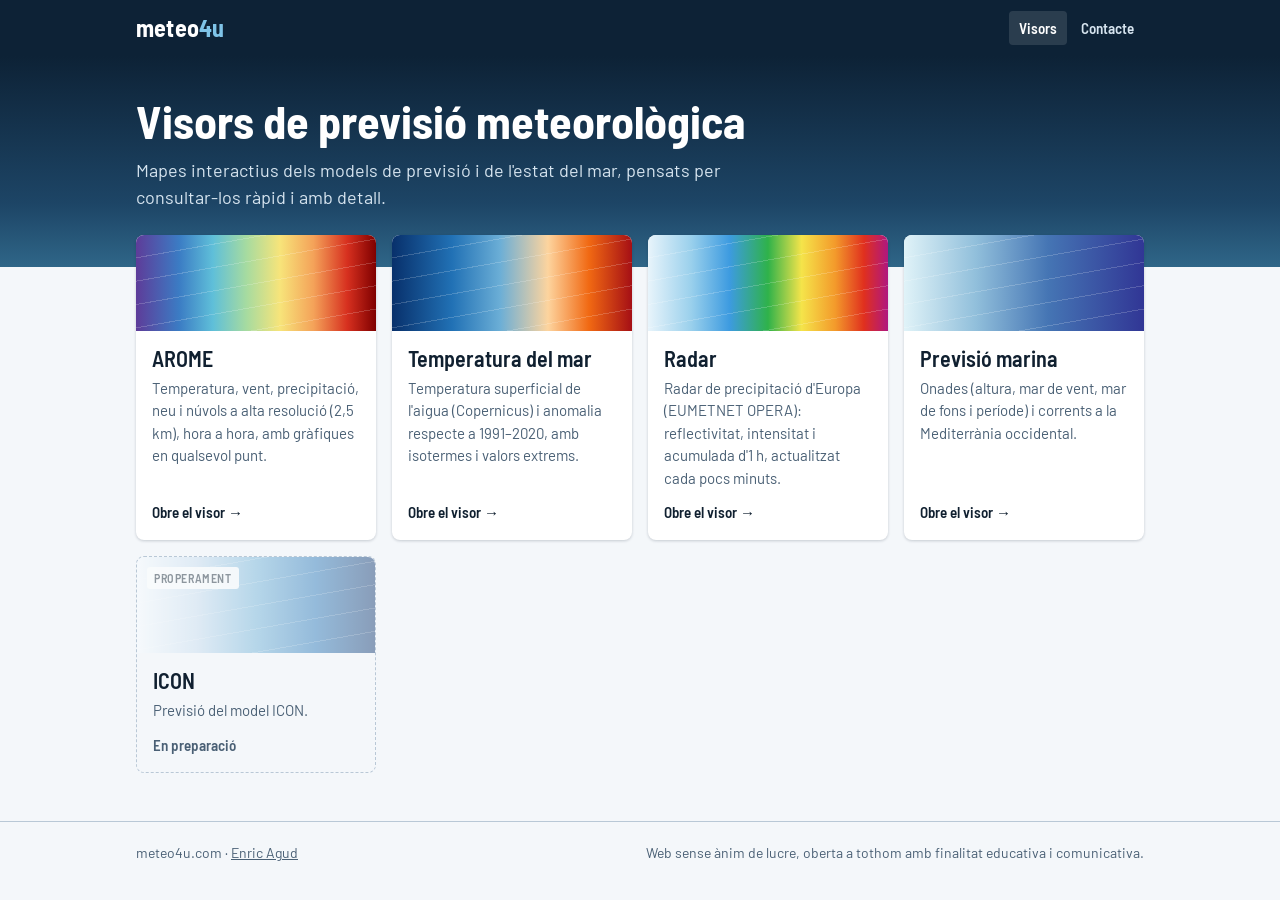
<file: index.html>
<!DOCTYPE html>
<html lang="ca">
<head>
<meta charset="utf-8">
<meta name="viewport" content="width=device-width, initial-scale=1">
<title>meteo4u · visors de previsió meteorològica</title>
<meta name="description" content="Visors de previsió meteorològica: model AROME, radar de precipitació, previsió marina, temperatura del mar i la seva anomalia, i més.">
<link rel="preconnect" href="https://fonts.googleapis.com">
<link rel="stylesheet" href="https://fonts.googleapis.com/css2?family=Barlow:wght@400;500&family=Barlow+Semi+Condensed:wght@500;600;700&display=swap">
<link rel="stylesheet" href="assets/site.css">
</head>
<body>
<header class="top">
  <div class="wrap">
    <a class="brand" href="./">meteo<span>4u</span></a>
    <nav aria-label="Principal">
      <a href="./" aria-current="page">Visors</a>
      <a href="contacte/">Contacte</a>
    </nav>
  </div>
</header>

<section class="hero">
  <div class="wrap">
    <h1>Visors de previsió meteorològica</h1>
    <p>Mapes interactius dels models de previsió i de l'estat del mar, pensats per consultar-los ràpid i amb detall.</p>
  </div>
</section>

<main class="viewers">
  <div class="wrap">
    <div class="grid">
      <a class="card" href="visors/arome/">
        <div class="swatch sw-arome"></div>
        <div class="body">
          <h2>AROME</h2>
          <p>Temperatura, vent, precipitació, neu i núvols a alta resolució (2,5 km), hora a hora, amb gràfiques en qualsevol punt.</p>
          <span class="go">Obre el visor →</span>
        </div>
      </a>
      <a class="card" href="visors/sst/">
        <div class="swatch sw-sst"></div>
        <div class="body">
          <h2>Temperatura del mar</h2>
          <p>Temperatura superficial de l'aigua (Copernicus) i anomalia respecte a 1991–2020, amb isotermes i valors extrems.</p>
          <span class="go">Obre el visor →</span>
        </div>
      </a>
      <a class="card" href="visors/radar/">
        <div class="swatch sw-radar"></div>
        <div class="body">
          <h2>Radar</h2>
          <p>Radar de precipitació d'Europa (EUMETNET OPERA): reflectivitat, intensitat i acumulada d'1 h, actualitzat cada pocs minuts.</p>
          <span class="go">Obre el visor →</span>
        </div>
      </a>
      <a class="card" href="visors/marina/">
        <div class="swatch sw-mar"></div>
        <div class="body">
          <h2>Previsió marina</h2>
          <p>Onades (altura, mar de vent, mar de fons i període) i corrents a la Mediterrània occidental.</p>
          <span class="go">Obre el visor →</span>
        </div>
      </a>
      <div class="card soon">
        <div class="swatch sw-icon"><span class="tag">Properament</span></div>
        <div class="body">
          <h2>ICON</h2>
          <p>Previsió del model ICON.</p>
          <span class="go">En preparació</span>
        </div>
      </div>
    </div>
  </div>
</main>

<footer>
  <div class="wrap">
    <span>meteo4u.com · <a href="contacte/">Enric Agud</a></span>
    <span>Web sense ànim de lucre, oberta a tothom amb finalitat educativa i comunicativa.</span>
  </div>
</footer>
</body>
</html>
</file>
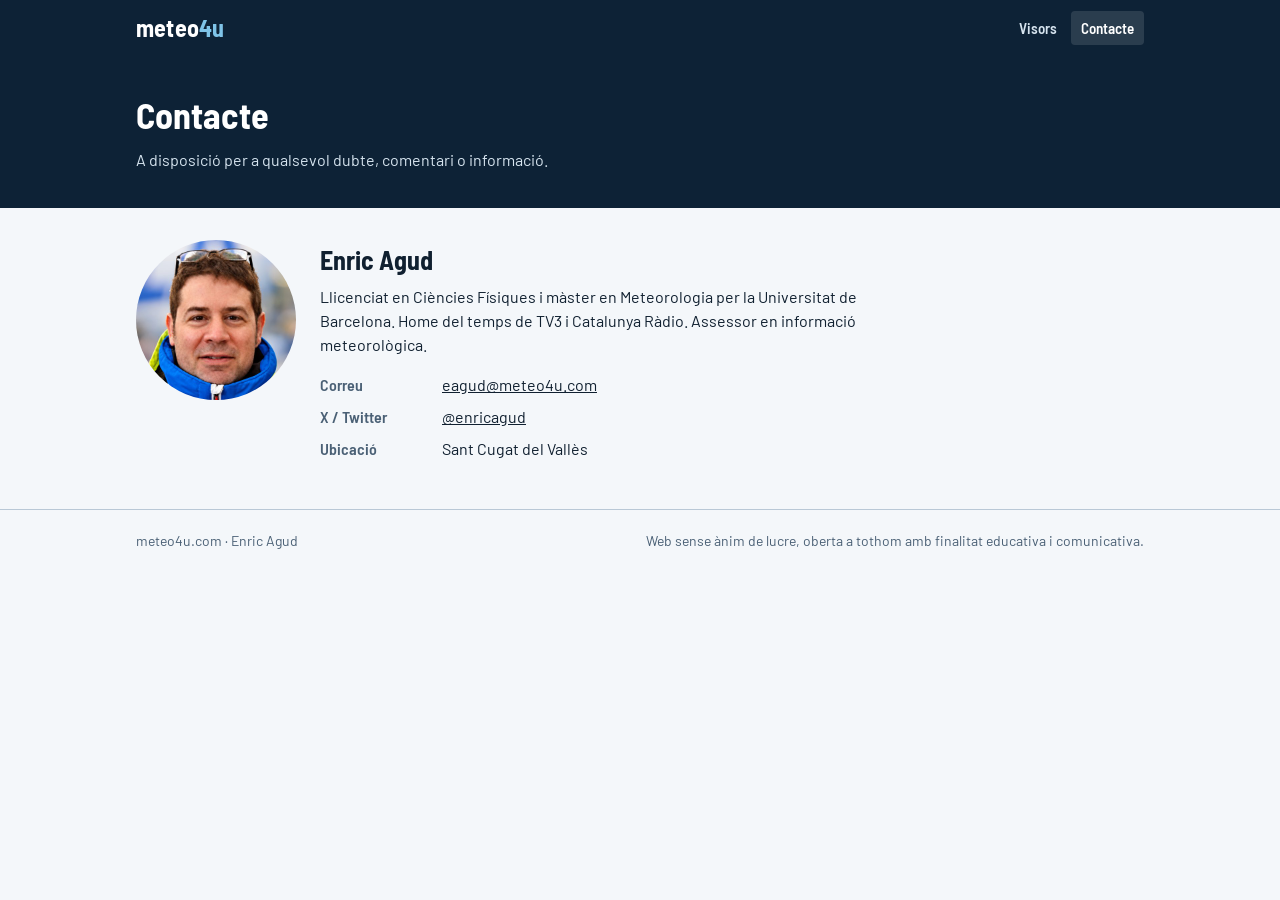
<file: contacte/index.html>
<!DOCTYPE html>
<html lang="ca">
<head>
<meta charset="utf-8">
<meta name="viewport" content="width=device-width, initial-scale=1">
<title>Contacte · meteo4u</title>
<meta name="description" content="Contacte amb Enric Agud, meteoròleg.">
<link rel="preconnect" href="https://fonts.googleapis.com">
<link rel="stylesheet" href="https://fonts.googleapis.com/css2?family=Barlow:wght@400;500&family=Barlow+Semi+Condensed:wght@500;600;700&display=swap">
<link rel="stylesheet" href="../assets/site.css">
</head>
<body>
<header class="top">
  <div class="wrap">
    <a class="brand" href="../">meteo<span>4u</span></a>
    <nav aria-label="Principal">
      <a href="../">Visors</a>
      <a href="./" aria-current="page">Contacte</a>
    </nav>
  </div>
</header>

<section class="page-head">
  <div class="wrap">
    <h1>Contacte</h1>
    <p>A disposició per a qualsevol dubte, comentari o informació.</p>
  </div>
</section>

<main class="wrap">
  <div class="about">
    <img class="avatar" src="enric-agud.jpg" alt="Enric Agud" width="160" height="160">
    <div>
      <h2>Enric Agud</h2>
      <p>Llicenciat en Ciències Físiques i màster en Meteorologia per la Universitat de Barcelona.
        Home del temps de TV3 i Catalunya Ràdio. Assessor en informació meteorològica.</p>
      <ul class="contact-list">
        <li><span class="k">Correu</span><a href="mailto:eagud@meteo4u.com">eagud@meteo4u.com</a></li>
        <li><span class="k">X / Twitter</span><a href="https://twitter.com/enricagud" rel="me">@enricagud</a></li>
        <li><span class="k">Ubicació</span><span>Sant Cugat del Vallès</span></li>
      </ul>
    </div>
  </div>
</main>

<footer>
  <div class="wrap">
    <span>meteo4u.com · Enric Agud</span>
    <span>Web sense ànim de lucre, oberta a tothom amb finalitat educativa i comunicativa.</span>
  </div>
</footer>
</body>
</html>
</file>
<file: assets/site.css>
/* Estils comuns de la portada i les pàgines de text (els visors porten els seus) */
:root {
  --ink: #102030;
  --ink-soft: #4a6075;
  --panel: #f4f7fa;
  --line: #b9c8d6;
  --sea: #c8dce8;
  --deep: #0d2236;
  --sans: "Barlow", "Helvetica Neue", Arial, sans-serif;
  --cond: "Barlow Semi Condensed", "Arial Narrow", Arial, sans-serif;
}
* { box-sizing: border-box; }
html, body { margin: 0; }
body { background: var(--panel); color: var(--ink); font-family: var(--sans); line-height: 1.5; }
a { color: inherit; }
:focus-visible { outline: 2px solid var(--ink); outline-offset: 2px; }
.wrap { max-width: 1040px; margin: 0 auto; padding: 0 16px; }

/* Capçalera */
.top { background: var(--deep); color: #fff; }
.top .wrap { display: flex; align-items: center; justify-content: space-between; gap: 16px; height: 56px; }
.brand { font-family: var(--cond); font-weight: 700; font-size: 24px; text-decoration: none; letter-spacing: 0.01em; }
.brand span { color: #7fc4e8; }
.top nav { display: flex; gap: 4px; }
.top nav a {
  font-family: var(--cond); font-weight: 600; font-size: 15px; text-decoration: none;
  padding: 6px 10px; border-radius: 4px; color: #d6e4ef;
}
.top nav a:hover, .top nav a[aria-current="page"] { background: rgba(255, 255, 255, 0.12); color: #fff; }
.top :focus-visible { outline-color: #fff; }

/* Capçalera gran de la portada */
.hero {
  background: linear-gradient(180deg, var(--deep) 0%, #1d4566 70%, #2f6688 100%);
  color: #fff; padding: 40px 0 56px;
}
.hero h1 { font-family: var(--cond); font-weight: 700; font-size: clamp(30px, 6vw, 46px); line-height: 1.1; margin: 0; }
.hero p { color: #d6e4ef; font-size: 18px; max-width: 34em; margin: 10px 0 0; }

/* Targetes dels visors */
.viewers { margin-top: -32px; padding-bottom: 48px; }
.grid { display: grid; grid-template-columns: repeat(auto-fill, minmax(230px, 1fr)); gap: 16px; }
.card {
  display: flex; flex-direction: column; background: #fff; border-radius: 8px; overflow: hidden;
  box-shadow: 0 1px 3px rgba(16, 32, 48, 0.2); color: inherit; text-decoration: none;
}
a.card { transition: box-shadow 0.15s, transform 0.15s; }
a.card:hover { box-shadow: 0 6px 18px rgba(16, 32, 48, 0.22); transform: translateY(-2px); }
.card .swatch { height: 96px; position: relative; }
.card .body { padding: 14px 16px 16px; flex: 1; display: flex; flex-direction: column; }
.card h2 { font-family: var(--cond); font-weight: 600; font-size: 22px; line-height: 1.2; margin: 0; }
.card p { font-size: 15px; color: var(--ink-soft); margin: 6px 0 0; flex: 1; }
.card .go { font-family: var(--cond); font-weight: 600; font-size: 15px; margin-top: 12px; }
.card.soon { background: transparent; box-shadow: none; border: 1px dashed var(--line); }
.card.soon .swatch { opacity: 0.45; }
.card.soon .go { color: var(--ink-soft); }
.tag {
  position: absolute; top: 10px; left: 10px; font-family: var(--cond); font-weight: 600; font-size: 12px;
  text-transform: uppercase; letter-spacing: 0.05em; background: rgba(255, 255, 255, 0.9);
  color: var(--ink); padding: 2px 7px; border-radius: 3px;
}
/* Franges de color inspirades en les paletes de cada visor */
.sw-arome { background: linear-gradient(90deg, #5e3c99 0%, #3b7cc4 18%, #5fbfd9 32%, #a6dba0 46%, #f7e47a 60%, #f4a259 74%, #d7301f 88%, #7f0000 100%); }
.sw-sst   { background: linear-gradient(90deg, #08306b 0%, #2171b5 25%, #6baed6 45%, #fdd49e 65%, #f16913 82%, #a50f15 100%); }
.sw-radar { background: linear-gradient(90deg, #e8f4fb 0%, #9ad0ec 18%, #3d9be0 34%, #2fb24a 50%, #f5e44a 64%, #f39a2b 78%, #e0301e 90%, #b0177f 100%); }
.sw-icon  { background: linear-gradient(90deg, #f7fbff 0%, #c6dbef 25%, #6baed6 50%, #2171b5 75%, #08306b 100%); }
.sw-mar   { background: linear-gradient(90deg, #e0f3f8 0%, #91bfdb 30%, #4575b4 60%, #313695 100%); }
.swatch::after {
  content: ""; position: absolute; inset: 0;
  background: repeating-linear-gradient(170deg, transparent 0 22px, rgba(255, 255, 255, 0.18) 22px 23px);
}

/* Blocs de text */
.section { padding: 8px 0 48px; }
.section h2 { font-family: var(--cond); font-weight: 700; font-size: 26px; margin: 0 0 8px; }
.section p { max-width: 40em; color: var(--ink-soft); margin: 0 0 10px; }

/* Pàgina de contacte */
.page-head { background: var(--deep); color: #fff; padding: 32px 0 36px; }
.page-head h1 { font-family: var(--cond); font-weight: 700; font-size: 36px; margin: 0; }
.page-head p { color: #d6e4ef; margin: 6px 0 0; }
.about { display: grid; grid-template-columns: 160px 1fr; gap: 24px; align-items: start; padding: 32px 0 48px; }
.avatar {
  width: 160px; height: 160px; border-radius: 50%; background: linear-gradient(135deg, #1d4566, #5fbfd9);
  color: #fff; display: grid; place-items: center; font-family: var(--cond); font-weight: 700; font-size: 52px;
  object-fit: cover;
}
.about h2 { font-family: var(--cond); font-weight: 700; font-size: 26px; margin: 0 0 6px; }
.about p { margin: 0 0 12px; max-width: 38em; }
.contact-list { list-style: none; padding: 0; margin: 16px 0 0; display: grid; gap: 8px; }
.contact-list li { display: flex; gap: 10px; align-items: baseline; }
.contact-list .k { font-family: var(--cond); font-weight: 600; color: var(--ink-soft); min-width: 7em; }
@media (max-width: 560px) {
  .about { grid-template-columns: 1fr; }
  .avatar { width: 120px; height: 120px; font-size: 40px; }
  .contact-list li { flex-direction: column; gap: 0; }
}

/* Peu */
footer { border-top: 1px solid var(--line); padding: 20px 0 28px; font-size: 14px; color: var(--ink-soft); }
footer .wrap { display: flex; flex-wrap: wrap; gap: 8px 24px; justify-content: space-between; }
</file>
